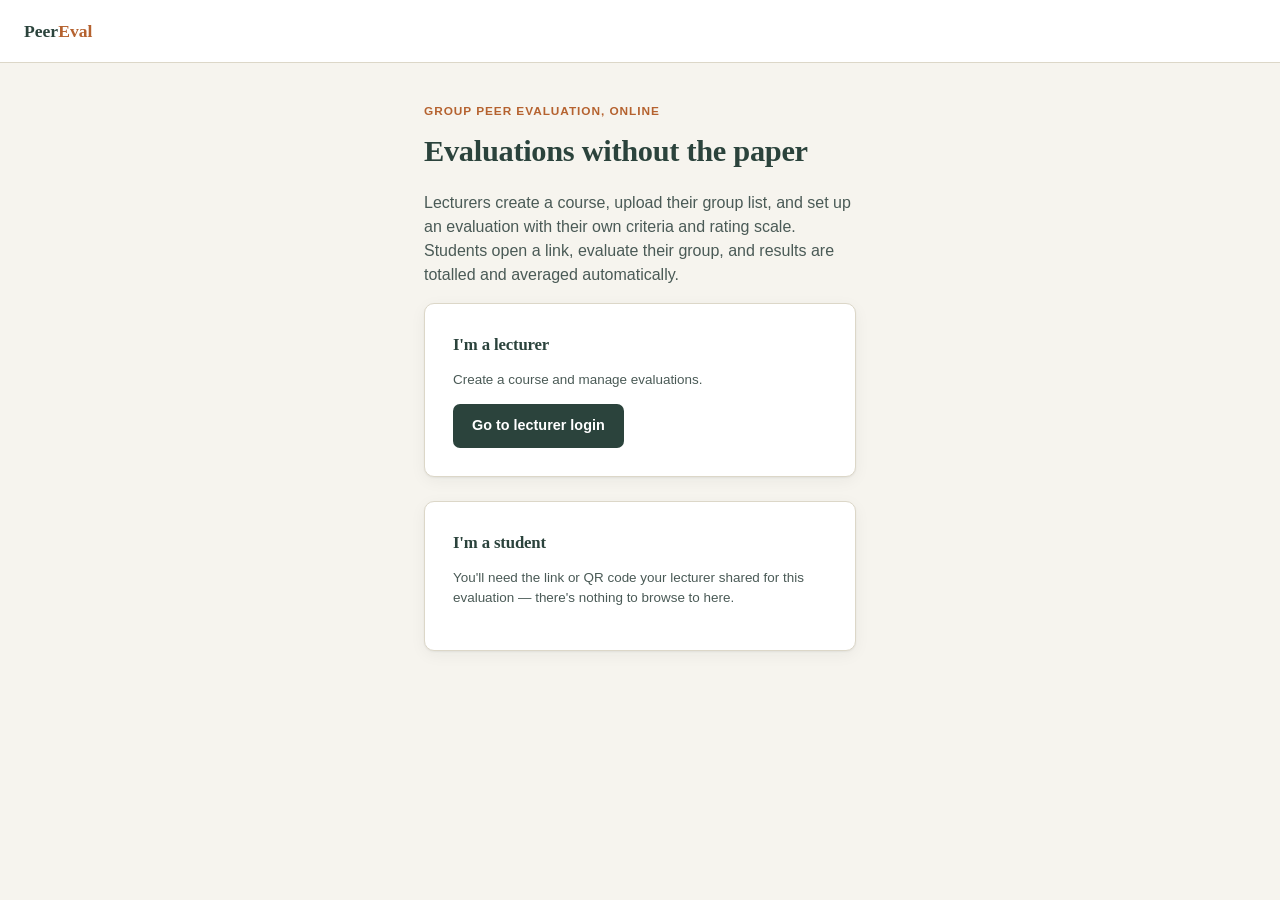
<file: index.html>
<!DOCTYPE html>
<html lang="en">
<head>
<meta charset="UTF-8">
<meta name="viewport" content="width=device-width, initial-scale=1.0">
<title>Peer Eval</title>
<link rel="stylesheet" href="css/style.css">
</head>
<body>
  <div class="topbar">
    <a class="brand" href="index.html">Peer<span>Eval</span></a>
  </div>
  <div class="wrap wrap--narrow">
    <span class="eyebrow">Group peer evaluation, online</span>
    <h1>Evaluations without the paper</h1>
    <p>Lecturers create a course, upload their group list, and set up an evaluation with their own
      criteria and rating scale. Students open a link, evaluate their group, and results are
      totalled and averaged automatically.</p>

    <div class="card">
      <h3>I'm a lecturer</h3>
      <p class="hint">Create a course and manage evaluations.</p>
      <a class="btn" href="lecturer/login.html">Go to lecturer login</a>
    </div>

    <div class="card">
      <h3>I'm a student</h3>
      <p class="hint">You'll need the link or QR code your lecturer shared for this evaluation —
        there's nothing to browse to here.</p>
    </div>
  </div>
</body>
</html>
</file>
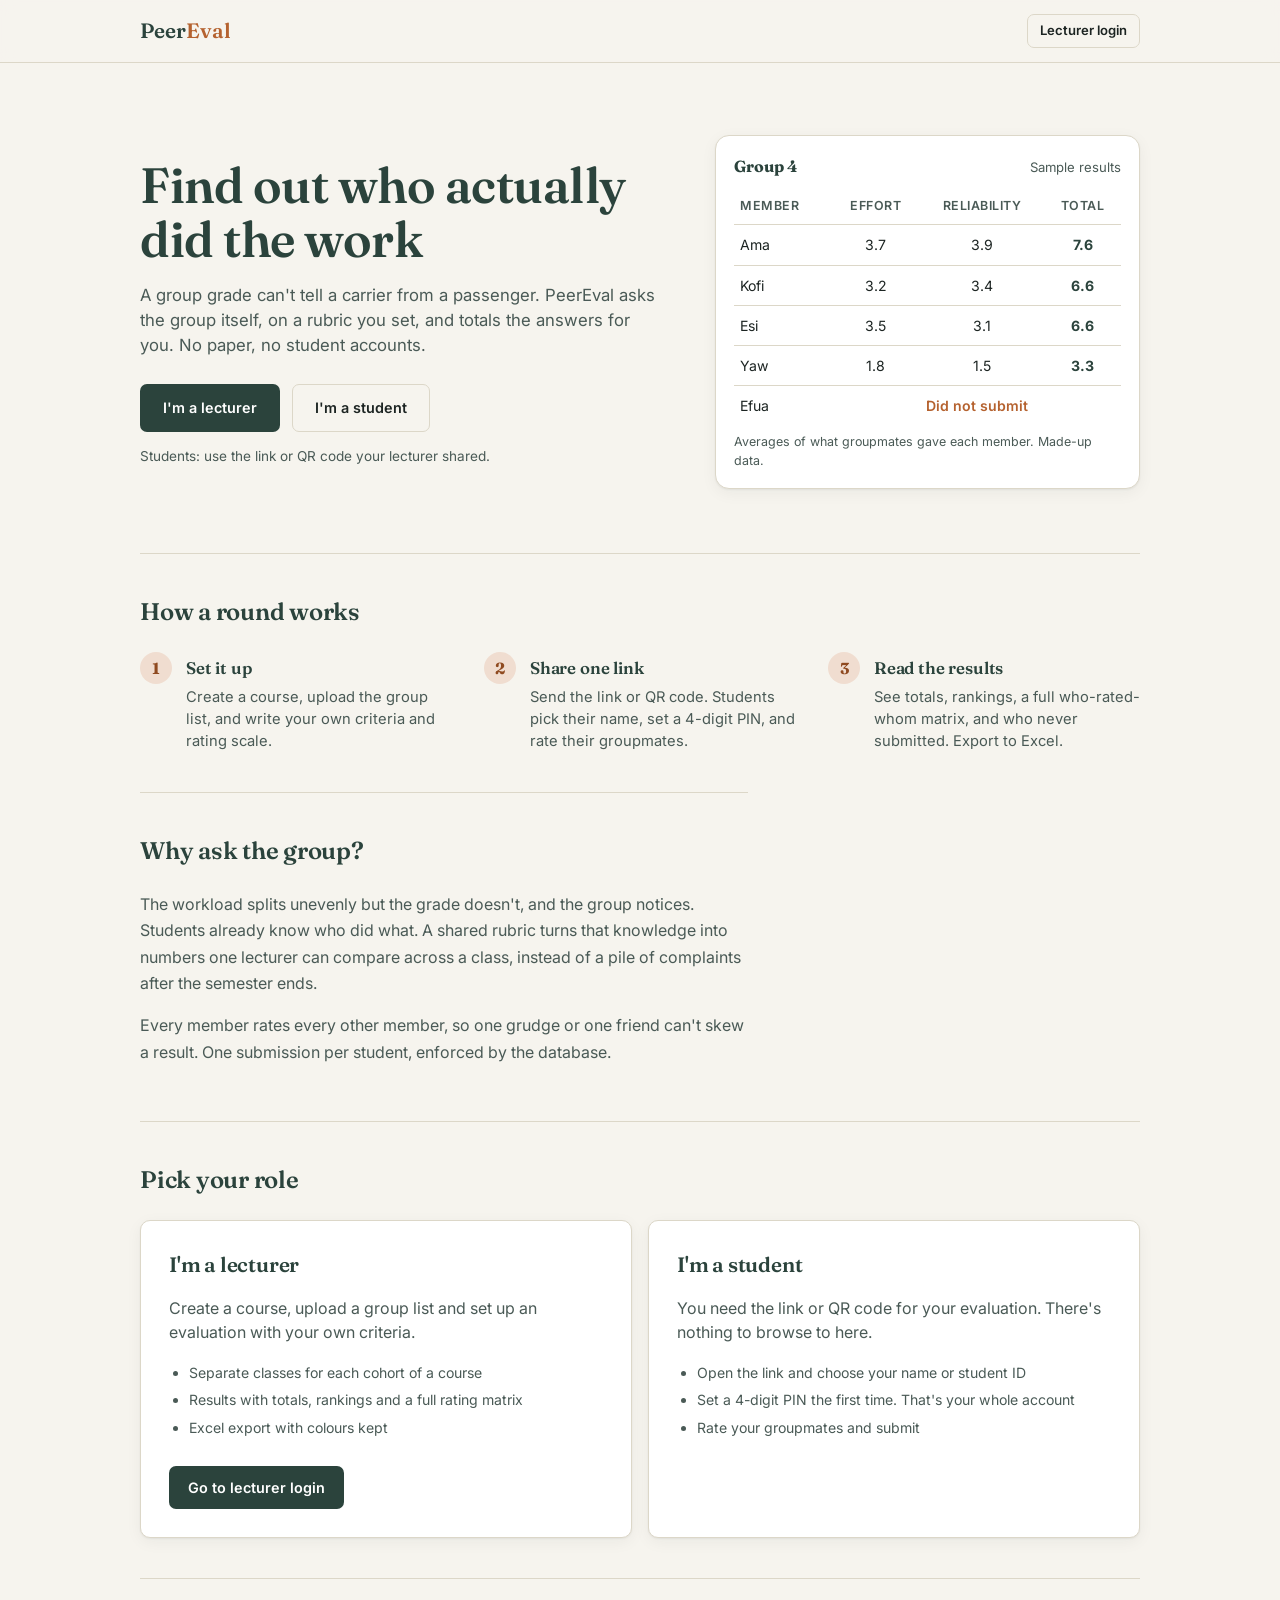
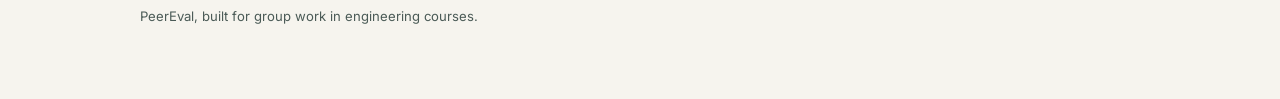
<file: frontend/index.html>
<!DOCTYPE html>
<html lang="en">
<head>
<meta charset="UTF-8">
<meta name="viewport" content="width=device-width, initial-scale=1.0">
<title>PeerEval — Group peer evaluation, online</title>
<meta name="description" content="A fast, structured way for lecturers to ask a project group who actually did the work — custom rubrics, no accounts for students, results totalled automatically.">
<link rel="preconnect" href="https://fonts.googleapis.com">
<link rel="preconnect" href="https://fonts.gstatic.com" crossorigin>
<link href="https://fonts.googleapis.com/css2?family=Fraunces:wght@600;700&family=Inter:wght@400;500;600;700&display=swap" rel="stylesheet">
<link rel="stylesheet" href="css/style.css?v=20261016">
</head>
<body>
  <header class="lp-nav">
    <div class="lp-nav__inner">
      <a class="brand" href="index.html">Peer<span>Eval</span></a>
      <a class="btn btn--ghost btn--sm" href="lecturer/login.html">Lecturer login</a>
    </div>
  </header>

  <main class="lp">
    <section class="lp-hero">
      <div>
        <h1>Find out who actually did the work</h1>
        <p class="lp-hero__lead">A group grade can't tell a carrier from a passenger. PeerEval asks the
          group itself, on a rubric you set, and totals the answers for you. No paper, no student accounts.</p>
        <div class="lp-actions">
          <a class="btn" href="lecturer/login.html">I'm a lecturer</a>
          <a class="btn btn--ghost" href="#students">I'm a student</a>
        </div>
        <p class="lp-note">Students: use the link or QR code your lecturer shared.</p>
      </div>

      <div class="lp-sample" aria-label="Example of a results table">
        <div class="lp-sample__title"><strong>Group 4</strong><span>Sample results</span></div>
        <table>
          <thead><tr><th>Member</th><th>Effort</th><th>Reliability</th><th>Total</th></tr></thead>
          <tbody>
            <tr><td>Ama</td><td>3.7</td><td>3.9</td><td class="total">7.6</td></tr>
            <tr><td>Kofi</td><td>3.2</td><td>3.4</td><td class="total">6.6</td></tr>
            <tr><td>Esi</td><td>3.5</td><td>3.1</td><td class="total">6.6</td></tr>
            <tr><td>Yaw</td><td>1.8</td><td>1.5</td><td class="total">3.3</td></tr>
            <tr><td>Efua</td><td class="miss" colspan="3">Did not submit</td></tr>
          </tbody>
        </table>
        <p class="lp-sample__foot">Averages of what groupmates gave each member. Made-up data.</p>
      </div>
    </section>

    <section class="lp-section">
      <h2>How a round works</h2>
      <ol class="lp-steps">
        <li><h3>Set it up</h3><p>Create a course, upload the group list, and write your own criteria and rating scale.</p></li>
        <li><h3>Share one link</h3><p>Send the link or QR code. Students pick their name, set a 4-digit PIN, and rate their groupmates.</p></li>
        <li><h3>Read the results</h3><p>See totals, rankings, a full who-rated-whom matrix, and who never submitted. Export to Excel.</p></li>
      </ol>
    </section>

    <section class="lp-section lp-why">
      <h2>Why ask the group?</h2>
      <p>The workload splits unevenly but the grade doesn't, and the group notices. Students already know
        who did what. A shared rubric turns that knowledge into numbers one lecturer can compare
        across a class, instead of a pile of complaints after the semester ends.</p>
      <p>Every member rates every other member, so one grudge or one friend can't skew a result.
        One submission per student, enforced by the database.</p>
    </section>

    <section class="lp-section" id="students">
      <h2>Pick your role</h2>
      <div class="lp-roles">
        <div class="card card--cta">
          <h3>I'm a lecturer</h3>
          <p>Create a course, upload a group list and set up an evaluation with your own criteria.</p>
          <ul>
            <li>Separate classes for each cohort of a course</li>
            <li>Results with totals, rankings and a full rating matrix</li>
            <li>Excel export with colours kept</li>
          </ul>
          <a class="btn" href="lecturer/login.html">Go to lecturer login</a>
        </div>
        <div class="card card--cta">
          <h3>I'm a student</h3>
          <p>You need the link or QR code for your evaluation. There's nothing to browse to here.</p>
          <ul>
            <li>Open the link and choose your name or student ID</li>
            <li>Set a 4-digit PIN the first time. That's your whole account</li>
            <li>Rate your groupmates and submit</li>
          </ul>
        </div>
      </div>
    </section>

    <footer class="lp-foot">PeerEval, built for group work in engineering courses.</footer>
  </main>
</body>
</html>
</file>
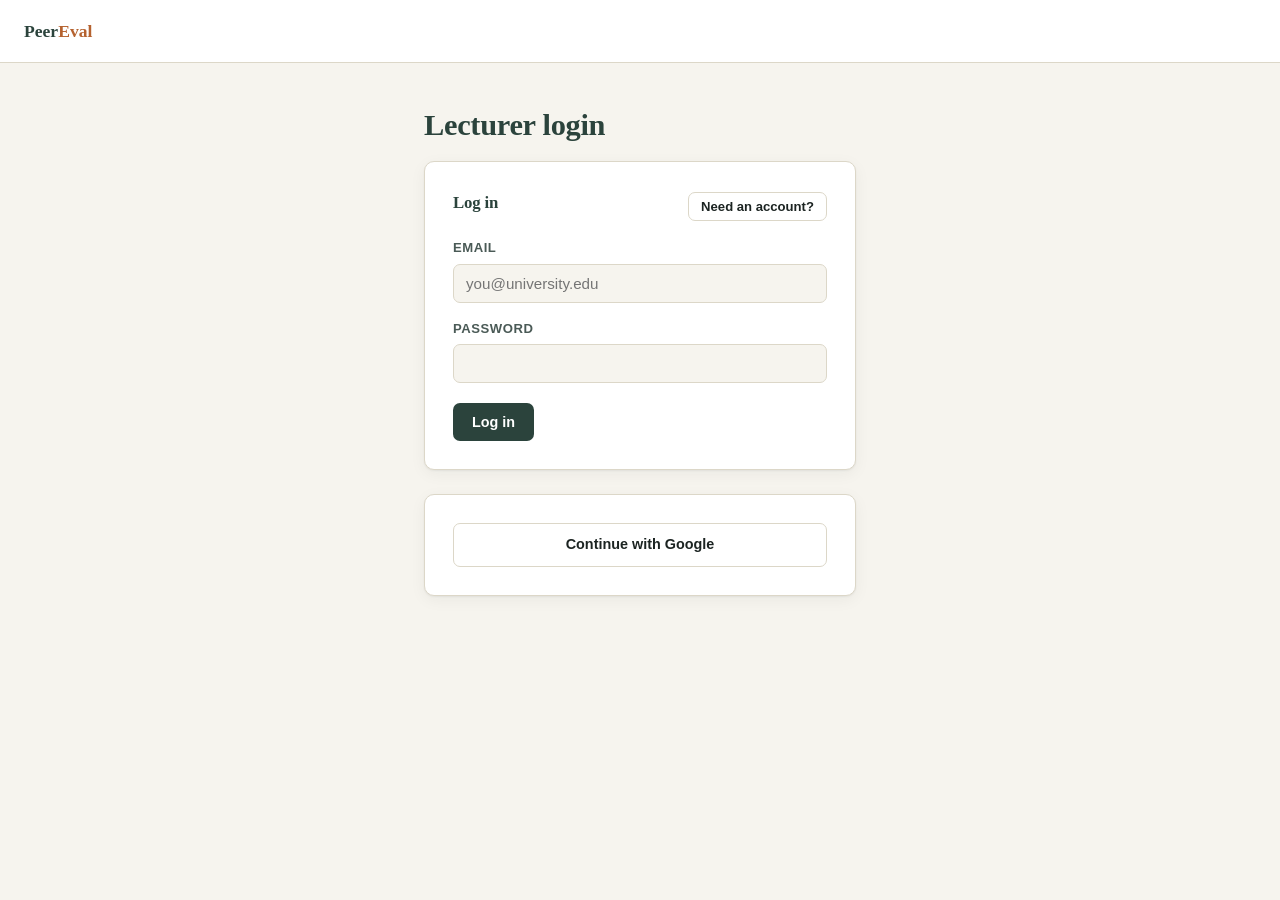
<file: lecturer/course.html>
<!DOCTYPE html>
<html lang="en">
<head>
<meta charset="UTF-8">
<meta name="viewport" content="width=device-width, initial-scale=1.0">
<title>Course — PeerEval</title>
<link rel="stylesheet" href="../css/style.css">
</head>
<body>
  <div class="topbar">
    <a class="brand" href="../index.html">Peer<span>Eval</span></a>
    <a class="btn btn--ghost btn--sm" href="dashboard.html">All courses</a>
  </div>
  <div class="wrap">
    <span class="eyebrow" id="courseEyebrow">Course</span>
    <h1 id="courseName">Loading…</h1>

    <div class="card">
      <h3>Groups</h3>
      <p class="hint">Upload the groups spreadsheet (Group Number / Name / ID columns).
        Re-uploading replaces the current group list for this course.</p>
      <input type="file" id="groupsFile" accept=".xlsx,.xls">
      <div class="row" style="margin-top:14px">
        <button class="btn btn--clay" id="uploadBtn">Upload groups</button>
      </div>
      <div class="error-box" id="uploadError" style="display:none"></div>
      <div id="groupsList" style="margin-top:18px"></div>
    </div>

    <div class="card">
      <h3 id="evalFormTitle">New evaluation</h3>
      <p class="hint" id="editingHint" style="display:none">
        Editing this evaluation. Criteria/scale changes only save if nobody has submitted yet.
        <button class="btn btn--ghost btn--sm" id="cancelEditBtn" type="button">Cancel edit</button>
      </p>

      <label>Title</label>
      <input type="text" id="evalTitle" placeholder="Peer Evaluation 1">

      <label>Criteria</label>
      <div id="criteriaRows"></div>
      <button class="btn btn--ghost btn--sm" id="addCriterion" style="margin-top:8px">+ Add criterion</button>

      <label style="margin-top:24px">Rating scale</label>
      <p class="hint" style="margin:0 0 8px">Define your own points, e.g. 0 = Unacceptable up to 4 = Excellent.</p>
      <div id="scaleRows"></div>
      <button class="btn btn--ghost btn--sm" id="addScalePoint" style="margin-top:8px">+ Add scale point</button>

      <div class="row" style="margin-top:20px">
        <button class="btn" id="createEvalBtn">Create evaluation</button>
      </div>
      <div class="error-box" id="evalError" style="display:none"></div>
    </div>

    <div class="card">
      <h3>Evaluations</h3>
      <div id="evalsList" class="hint">Loading…</div>
    </div>
  </div>

  <script src="../js/api.js"></script>
  <script>
    const courseId = qs("course");
    if (!courseId) window.location.href = "dashboard.html";

    const uploadError = document.getElementById("uploadError");
    const evalError = document.getElementById("evalError");

    function criterionRow(value = "") {
      const div = document.createElement("div");
      div.className = "row";
      div.style.marginTop = "8px";
      div.innerHTML = `<input type="text" class="criterion-input" placeholder="e.g. Participation" value="${value}">
                        <button class="btn btn--ghost btn--sm remove-row">✕</button>`;
      div.querySelector(".remove-row").addEventListener("click", () => div.remove());
      return div;
    }

    function scaleRow(value = "", label = "") {
      const div = document.createElement("div");
      div.className = "row";
      div.style.marginTop = "8px";
      div.innerHTML = `<input type="number" class="scale-value" placeholder="0" style="max-width:70px" value="${value}">
                        <input type="text" class="scale-label" placeholder="Unacceptable" value="${label}">
                        <button class="btn btn--ghost btn--sm remove-row">✕</button>`;
      div.querySelector(".remove-row").addEventListener("click", () => div.remove());
      return div;
    }

    const criteriaRows = document.getElementById("criteriaRows");
    const scaleRows = document.getElementById("scaleRows");

    // starting content is filled by resetForm() below (also reused when cancelling an edit)

    document.getElementById("addCriterion").addEventListener("click", () => criteriaRows.appendChild(criterionRow()));
    document.getElementById("addScalePoint").addEventListener("click", () => scaleRows.appendChild(scaleRow()));

    let editingEvalId = null;

    function resetForm() {
      editingEvalId = null;
      document.getElementById("evalFormTitle").textContent = "New evaluation";
      document.getElementById("editingHint").style.display = "none";
      document.getElementById("createEvalBtn").textContent = "Create evaluation";
      document.getElementById("evalTitle").value = "";
      criteriaRows.innerHTML = "";
      scaleRows.innerHTML = "";
      ["Participation", "Punctuality", "Quality of Work", "Cooperation"].forEach(c =>
        criteriaRows.appendChild(criterionRow(c))
      );
      [[0, "Unacceptable"], [1, "Poor"], [2, "Fair"], [3, "Good"], [4, "Excellent"]].forEach(([v, l]) =>
        scaleRows.appendChild(scaleRow(v, l))
      );
    }

    async function startEditing(evalId) {
      hideError(evalError);
      const ev = await api(`/courses/${courseId}/evaluations/${evalId}`);
      editingEvalId = evalId;
      document.getElementById("evalFormTitle").textContent = `Editing "${ev.title}"`;
      document.getElementById("editingHint").style.display = "block";
      document.getElementById("createEvalBtn").textContent = "Save changes";
      document.getElementById("evalTitle").value = ev.title;
      criteriaRows.innerHTML = "";
      scaleRows.innerHTML = "";
      ev.criteria.forEach(c => criteriaRows.appendChild(criterionRow(c.name)));
      ev.scale.forEach(s => scaleRows.appendChild(scaleRow(s.value, s.label)));
      document.getElementById("evalTitle").scrollIntoView({ behavior: "smooth", block: "center" });
    }

    document.getElementById("cancelEditBtn").addEventListener("click", resetForm);

    async function loadCourse() {
      const course = await api(`/courses/${courseId}`);
      document.getElementById("courseName").textContent = course.name;
      document.getElementById("courseEyebrow").textContent = `Course #${course.id}`;
    }

    async function loadGroups() {
      const groups = await api(`/courses/${courseId}/groups`);
      const el = document.getElementById("groupsList");
      if (groups.length === 0) {
        el.innerHTML = `<p class="hint">No groups uploaded yet.</p>`;
        return;
      }
      el.innerHTML = groups.map(g => `
        <div style="margin-bottom:14px">
          <strong>${g.group_label}</strong>
          <span class="hint">(${g.students.length} students)</span>
          <div class="hint">${g.students.map(s => s.name).join(", ")}</div>
        </div>
      `).join("");
    }

    document.getElementById("uploadBtn").addEventListener("click", async () => {
      hideError(uploadError);
      const fileInput = document.getElementById("groupsFile");
      if (!fileInput.files.length) { showError(uploadError, new Error("Choose a file first.")); return; }
      const form = new FormData();
      form.append("file", fileInput.files[0]);
      try {
        const result = await api(`/courses/${courseId}/groups/upload`, { method: "POST", body: form });
        if (result.warnings && result.warnings.length) {
          showError(uploadError, new Error(result.warnings.join(" | ")));
        }
        await loadGroups();
      } catch (err) {
        showError(uploadError, err);
      }
    });

    document.getElementById("createEvalBtn").addEventListener("click", async () => {
      hideError(evalError);
      const title = document.getElementById("evalTitle").value.trim();
      const criteria = [...document.querySelectorAll(".criterion-input")]
        .map(i => i.value.trim()).filter(Boolean);
      const scale = [...scaleRows.children].map(row => ({
        value: parseInt(row.querySelector(".scale-value").value, 10),
        label: row.querySelector(".scale-label").value.trim(),
      })).filter(s => s.label && !Number.isNaN(s.value));

      try {
        if (!title) throw new Error("Title is required.");
        if (editingEvalId) {
          await api(`/courses/${courseId}/evaluations/${editingEvalId}`, {
            method: "PATCH",
            body: JSON.stringify({ title, criteria, scale }),
          });
        } else {
          await api(`/courses/${courseId}/evaluations`, {
            method: "POST",
            body: JSON.stringify({ title, criteria, scale }),
          });
        }
        resetForm();
        await loadEvaluations();
      } catch (err) {
        showError(evalError, err);
      }
    });

    async function loadEvaluations() {
      const evals = await api(`/courses/${courseId}/evaluations`);
      const el = document.getElementById("evalsList");
      if (evals.length === 0) {
        el.innerHTML = `<p class="hint">No evaluations yet — create one above.</p>`;
        return;
      }
      el.innerHTML = "";
      evals.forEach(ev => {
        const div = document.createElement("div");
        div.className = "list-item";
        div.innerHTML = `
          <div>
            <strong>${ev.title}</strong>
            <span class="pill ${ev.status === 'open' ? 'pill--good' : 'pill--warn'}">${ev.status}</span>
          </div>
          <div class="row">
            <button class="btn btn--ghost btn--sm edit-btn">Edit</button>
            <button class="btn btn--ghost btn--sm link-btn">Link / QR</button>
            <a class="btn btn--ghost btn--sm" href="results.html?course=${courseId}&evaluation=${ev.id}">Results</a>
          </div>
        `;
        div.querySelector(".edit-btn").addEventListener("click", () => startEditing(ev.id));
        div.querySelector(".link-btn").addEventListener("click", () => showLink(ev.id, div));
        el.appendChild(div);
      });
    }

    async function showLink(evalId, container) {
      let box = container.querySelector(".qr-box");
      if (box) { box.remove(); return; }
      const data = await api(`/courses/${courseId}/evaluations/${evalId}/link`);
      box = document.createElement("div");
      box.className = "qr-box";
      box.style.marginTop = "10px";
      box.innerHTML = `
        <p class="hint" style="word-break:break-all">${data.link}</p>
        <img src="data:image/png;base64,${data.qr_code_png_base64}" width="140" height="140">
      `;
      container.appendChild(box);
    }

    api("/auth/me").then(me => {
      if (!me.authenticated) { window.location.href = "login.html"; return; }
      resetForm();
      loadCourse();
      loadGroups();
      loadEvaluations();
    });
  </script>
</body>
</html>
</file>
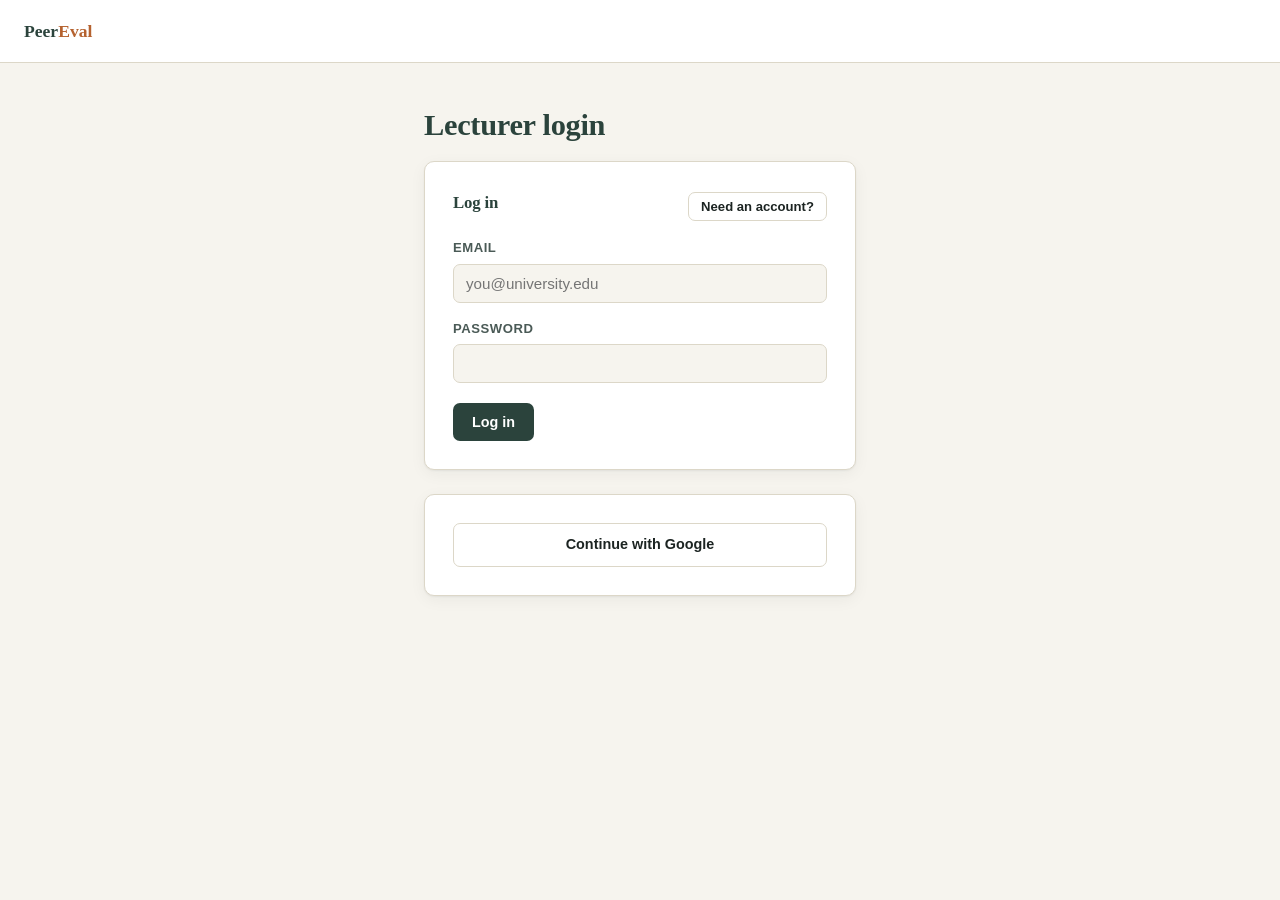
<file: lecturer/dashboard.html>
<!DOCTYPE html>
<html lang="en">
<head>
<meta charset="UTF-8">
<meta name="viewport" content="width=device-width, initial-scale=1.0">
<title>Dashboard — PeerEval</title>
<link rel="stylesheet" href="../css/style.css">
</head>
<body>
  <div class="topbar">
    <a class="brand" href="../index.html">Peer<span>Eval</span></a>
    <div class="row">
      <span class="hint" id="whoami"></span>
      <button class="btn btn--ghost btn--sm" id="logoutBtn">Log out</button>
    </div>
  </div>
  <div class="wrap">
    <h1>Your courses</h1>

    <div class="card">
      <h3>New course</h3>
      <label for="courseName">Course name</label>
      <input type="text" id="courseName" placeholder="BMEN 308">
      <div class="row" style="margin-top:16px">
        <button class="btn" id="createCourseBtn">Create course</button>
      </div>
      <div class="error-box" id="createError" style="display:none"></div>
    </div>

    <div class="card" id="coursesCard">
      <h3>Existing courses</h3>
      <div id="coursesList" class="hint">Loading…</div>
    </div>
  </div>

  <script src="../js/api.js"></script>
  <script>
    const createError = document.getElementById("createError");

    async function checkAuth() {
      const me = await api("/auth/me");
      if (!me.authenticated) {
        window.location.href = "login.html";
        return;
      }
      document.getElementById("whoami").textContent = `${me.name} (${me.email})`;
    }

    async function loadCourses() {
      const courses = await api("/courses");
      const list = document.getElementById("coursesList");
      if (courses.length === 0) {
        list.innerHTML = `<p class="hint">No courses yet — create one above.</p>`;
        return;
      }
      list.innerHTML = "";
      courses.forEach(c => {
        const div = document.createElement("div");
        div.className = "list-item";
        div.innerHTML = `
          <div>
            <strong>${c.name}</strong><br>
            <span class="hint">Created ${new Date(c.created_at).toLocaleDateString()}</span>
          </div>
          <a class="btn btn--ghost btn--sm" href="course.html?course=${c.id}">Open</a>
        `;
        list.appendChild(div);
      });
    }

    document.getElementById("createCourseBtn").addEventListener("click", async () => {
      hideError(createError);
      const name = document.getElementById("courseName").value.trim();
      if (!name) { showError(createError, new Error("Course name is required.")); return; }
      try {
        await api("/courses", { method: "POST", body: JSON.stringify({ name }) });
        document.getElementById("courseName").value = "";
        await loadCourses();
      } catch (err) {
        showError(createError, err);
      }
    });

    document.getElementById("logoutBtn").addEventListener("click", async () => {
      await api("/auth/logout", { method: "POST" });
      window.location.href = "login.html";
    });

    checkAuth().then(loadCourses).catch(() => { window.location.href = "login.html"; });
  </script>
</body>
</html>
</file>
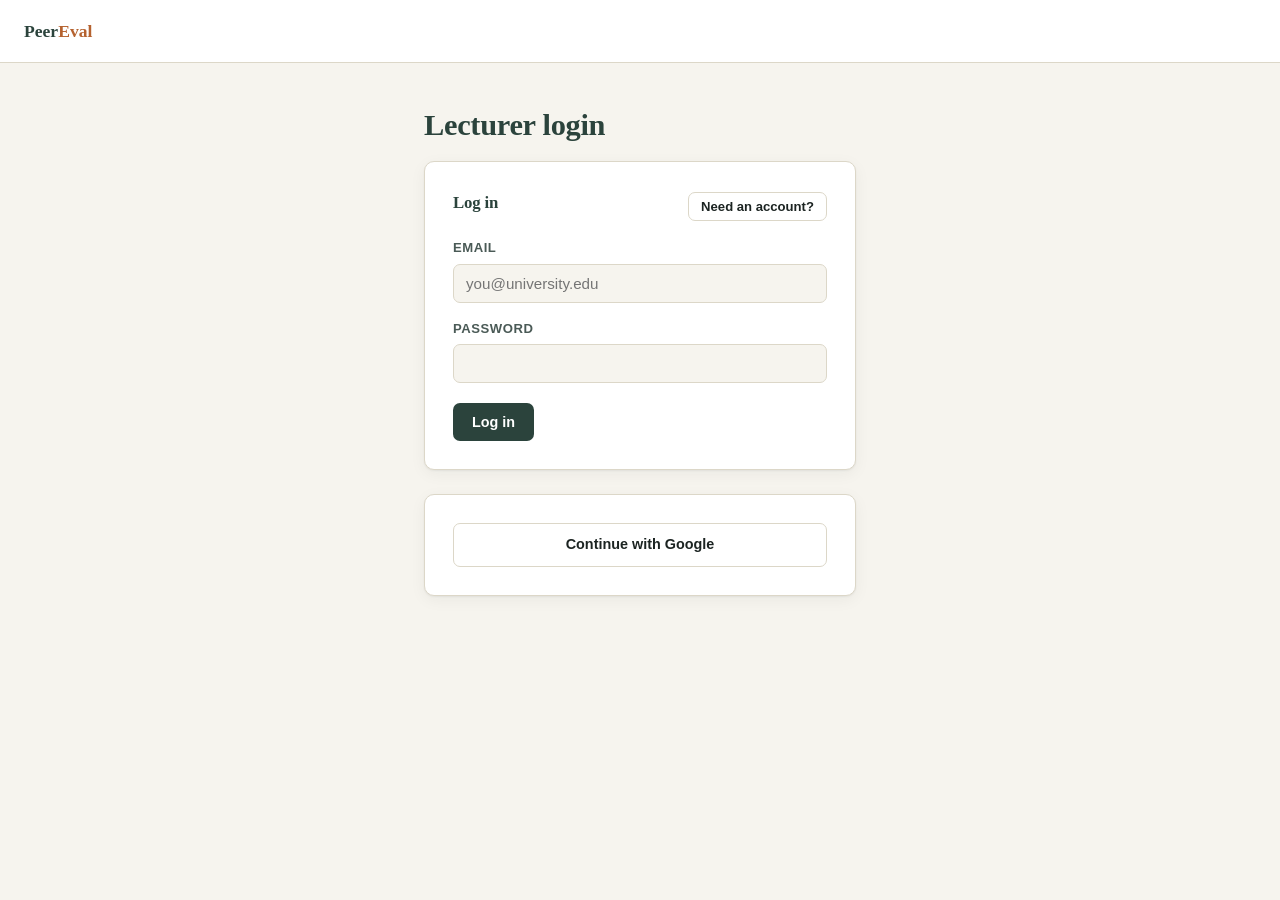
<file: lecturer/login.html>
<!DOCTYPE html>
<html lang="en">
<head>
<meta charset="UTF-8">
<meta name="viewport" content="width=device-width, initial-scale=1.0">
<title>Lecturer Login — PeerEval</title>
<link rel="stylesheet" href="../css/style.css">
</head>
<body>
  <div class="topbar">
    <a class="brand" href="../index.html">Peer<span>Eval</span></a>
  </div>
  <div class="wrap wrap--narrow">
    <h1>Lecturer login</h1>

    <div class="card">
      <div class="row row--between">
        <h3 id="formTitle">Log in</h3>
        <button class="btn btn--ghost btn--sm" id="toggleMode">Need an account?</button>
      </div>

      <div id="nameField" style="display:none">
        <label for="name">Name</label>
        <input type="text" id="name" placeholder="Dr. Mensah">
      </div>

      <label for="email">Email</label>
      <input type="email" id="email" placeholder="you@university.edu">

      <label for="password">Password</label>
      <input type="password" id="password">

      <div class="row" style="margin-top:20px">
        <button class="btn" id="submitBtn">Log in</button>
      </div>

      <div class="error-box" id="errorBox" style="display:none"></div>
    </div>

    <div class="card">
      <a class="btn btn--ghost" href="#" id="googleBtn" style="width:100%; justify-content:center">
        Continue with Google
      </a>
    </div>
  </div>

  <script src="../js/api.js"></script>
  <script>
    let mode = "login"; // or "register"
    const errorBox = document.getElementById("errorBox");
    const nameField = document.getElementById("nameField");
    const formTitle = document.getElementById("formTitle");
    const toggleMode = document.getElementById("toggleMode");
    const submitBtn = document.getElementById("submitBtn");

    toggleMode.addEventListener("click", () => {
      mode = mode === "login" ? "register" : "login";
      const isRegister = mode === "register";
      nameField.style.display = isRegister ? "block" : "none";
      formTitle.textContent = isRegister ? "Create account" : "Log in";
      toggleMode.textContent = isRegister ? "Already have an account?" : "Need an account?";
      submitBtn.textContent = isRegister ? "Create account" : "Log in";
      hideError(errorBox);
    });

    submitBtn.addEventListener("click", async () => {
      hideError(errorBox);
      const email = document.getElementById("email").value.trim();
      const password = document.getElementById("password").value;

      try {
        if (mode === "register") {
          const name = document.getElementById("name").value.trim();
          if (!name || !email || !password) throw new Error("Fill in every field.");
          await api("/auth/register", { method: "POST", body: JSON.stringify({ name, email, password }) });
          await api("/auth/login", { method: "POST", body: JSON.stringify({ email, password }) });
        } else {
          if (!email || !password) throw new Error("Fill in every field.");
          await api("/auth/login", { method: "POST", body: JSON.stringify({ email, password }) });
        }
        window.location.href = "dashboard.html";
      } catch (err) {
        showError(errorBox, err);
      }
    });

    document.getElementById("googleBtn").addEventListener("click", (e) => {
      e.preventDefault();
      window.location.href = `${API_BASE}/auth/google/start`;
    });
  </script>
</body>
</html>
</file>
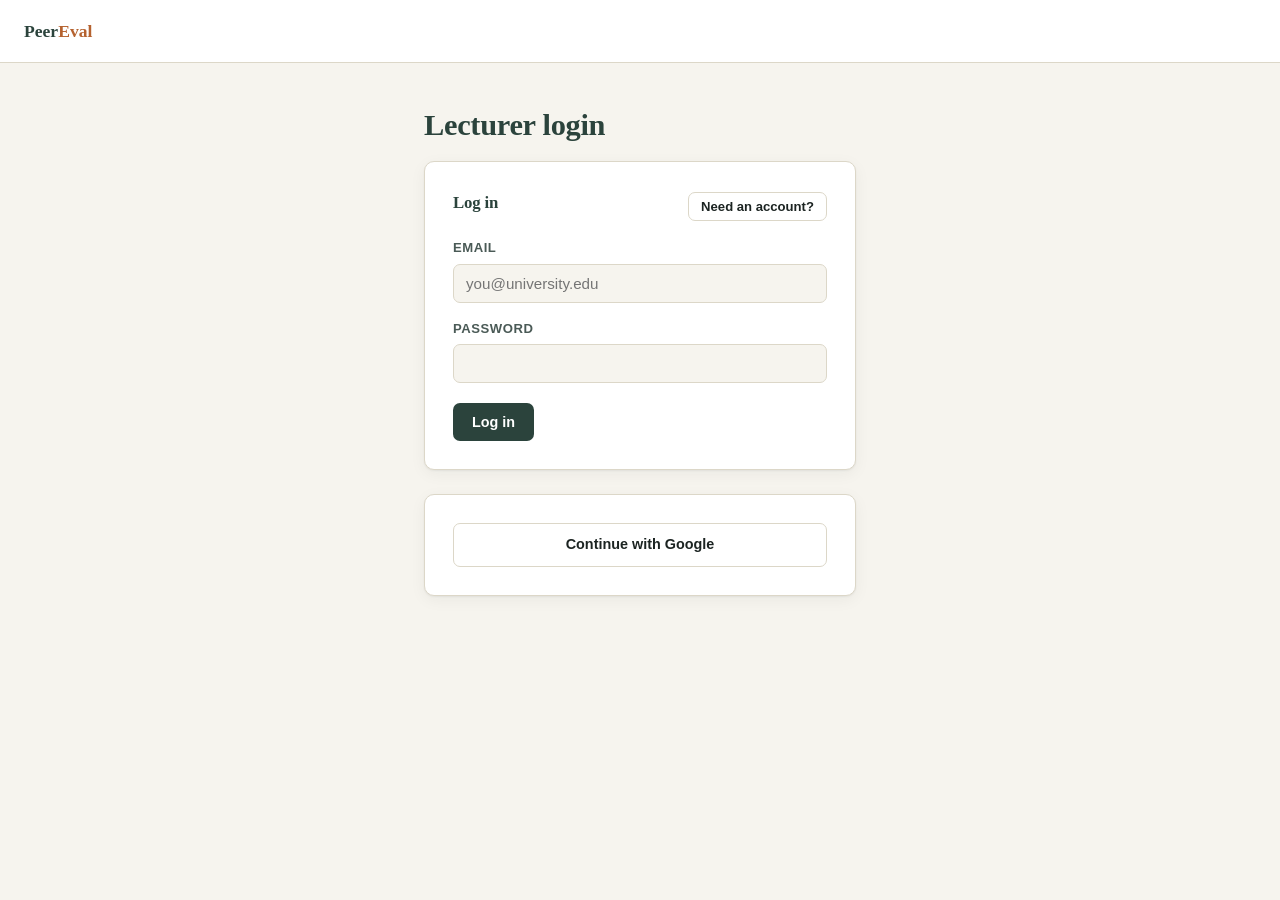
<file: lecturer/results.html>
<!DOCTYPE html>
<html lang="en">
<head>
<meta charset="UTF-8">
<meta name="viewport" content="width=device-width, initial-scale=1.0">
<title>Results — PeerEval</title>
<link rel="stylesheet" href="../css/style.css">
</head>
<body>
  <div class="topbar">
    <a class="brand" href="../index.html">Peer<span>Eval</span></a>
    <a class="btn btn--ghost btn--sm" id="backLink" href="#">Back to course</a>
  </div>
  <div class="wrap">
    <span class="eyebrow">Results</span>
    <h1 id="evalTitle">Loading…</h1>

    <div class="card">
      <h3>Completion</h3>
      <div id="completionList" class="hint">Loading…</div>
    </div>

    <div class="card">
      <div class="row row--between">
        <h3>Averages per student</h3>
        <a class="btn btn--ghost btn--sm" id="exportBtn" href="#">Export CSV</a>
      </div>
      <div class="table-scroll">
        <table id="aggTable">
          <thead><tr id="aggHead"></tr></thead>
          <tbody id="aggBody"></tbody>
        </table>
      </div>
    </div>

    <div class="card">
      <div class="row row--between">
        <h3>Individual evaluator scores</h3>
        <button class="btn btn--ghost btn--sm" id="toggleIndividual">Show</button>
      </div>
      <div id="individualWrap" style="display:none; margin-top:12px">
        <div class="table-scroll">
          <table id="indTable">
            <thead><tr><th>Evaluator</th><th>Rated</th><th>Criterion</th><th>Score</th></tr></thead>
            <tbody id="indBody"></tbody>
          </table>
        </div>
      </div>
    </div>
  </div>

  <script src="../js/api.js"></script>
  <script>
    const courseId = qs("course");
    const evalId = qs("evaluation");
    if (!courseId || !evalId) window.location.href = "dashboard.html";
    document.getElementById("backLink").href = `course.html?course=${courseId}`;

    document.getElementById("exportBtn").href = `${API_BASE}/courses/${courseId}/evaluations/${evalId}/results/export.csv`;

    async function loadCompletion() {
      const groups = await api(`/courses/${courseId}/evaluations/${evalId}/completion`);
      const el = document.getElementById("completionList");
      el.innerHTML = groups.map(g => {
        const submitted = g.students.filter(s => s.has_submitted).length;
        const rows = g.students.map(s => `
          <div class="list-item">
            <span>${s.name} <span class="hint">(${s.student_id})</span></span>
            <span class="pill ${s.has_submitted ? 'pill--good' : 'pill--warn'}">
              ${s.has_submitted ? "Submitted" : "Pending"}
            </span>
          </div>
        `).join("");
        return `<div style="margin-bottom:16px">
          <strong>${g.group_label}</strong>
          <span class="hint">(${submitted}/${g.students.length} submitted)</span>
          ${rows}
        </div>`;
      }).join("");
    }

    async function loadResults() {
      const data = await api(`/courses/${courseId}/evaluations/${evalId}/results`);

      const aggHead = document.getElementById("aggHead");
      aggHead.innerHTML = `<th>Student</th>` +
        data.criteria.map(c => `<th>${c.name}</th>`).join("") +
        `<th>Overall</th>`;

      const aggBody = document.getElementById("aggBody");
      if (data.aggregates.length === 0) {
        aggBody.innerHTML = `<tr><td colspan="${data.criteria.length + 2}" class="hint">No submissions yet.</td></tr>`;
      } else {
        aggBody.innerHTML = data.aggregates.map(s => {
          const byName = Object.fromEntries(s.by_criterion.map(c => [c.criterion, c.average]));
          return `<tr>
            <td>${s.name}</td>
            ${data.criteria.map(c => `<td>${byName[c.name] ?? "—"}</td>`).join("")}
            <td><strong>${s.overall_average ?? "—"}</strong></td>
          </tr>`;
        }).join("");
      }

      const indBody = document.getElementById("indBody");
      indBody.innerHTML = data.individual_scores.map(r => `
        <tr>
          <td>${r.evaluator_name}</td>
          <td>${r.ratee_name}</td>
          <td>${r.criterion}</td>
          <td>${r.score}</td>
        </tr>
      `).join("");
    }

    document.getElementById("toggleIndividual").addEventListener("click", (e) => {
      const wrap = document.getElementById("individualWrap");
      const showing = wrap.style.display !== "none";
      wrap.style.display = showing ? "none" : "block";
      e.target.textContent = showing ? "Show" : "Hide";
    });

    api("/auth/me").then(async me => {
      if (!me.authenticated) { window.location.href = "login.html"; return; }
      const ev = await api(`/courses/${courseId}/evaluations/${evalId}`);
      document.getElementById("evalTitle").textContent = ev.title;
      await loadCompletion();
      await loadResults();
    });
  </script>
</body>
</html>
</file>
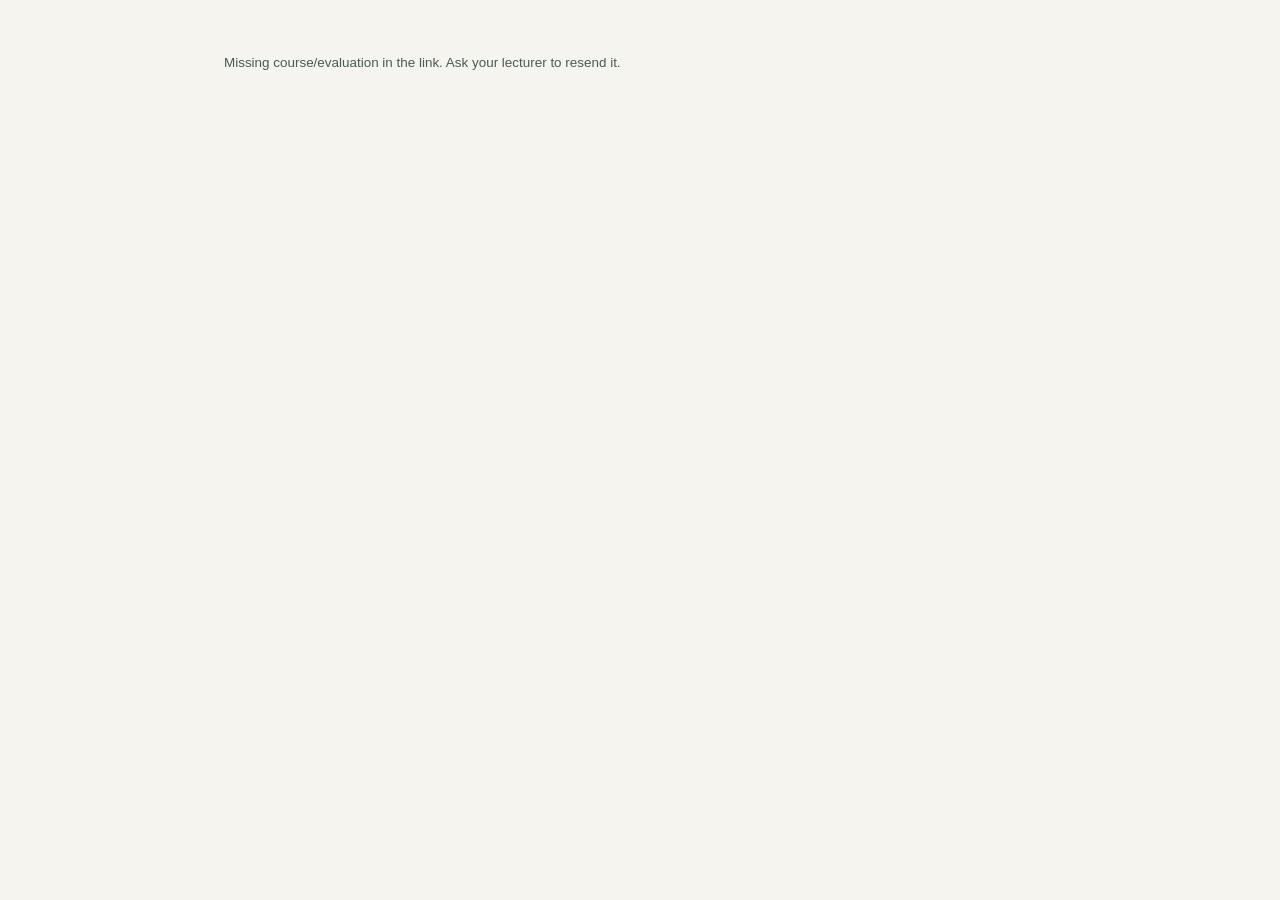
<file: student/evaluate.html>
<!DOCTYPE html>
<html lang="en">
<head>
<meta charset="UTF-8">
<meta name="viewport" content="width=device-width, initial-scale=1.0">
<title>Evaluate — PeerEval</title>
<link rel="stylesheet" href="../css/style.css">
</head>
<body>
  <div class="topbar">
    <a class="brand" href="../index.html">Peer<span>Eval</span></a>
  </div>
  <div class="wrap">
    <span class="eyebrow" id="courseEyebrow">Peer Evaluation</span>
    <h1 id="evalTitle">Loading…</h1>

    <div class="card" id="identifyCard">
      <h3>Who are you?</h3>
      <p class="hint">Enter your student ID or full name exactly as it appears on the group list.</p>
      <label>ID or name</label>
      <input type="text" id="identifier" placeholder="e.g. 10984191 or Jane Doe">
      <div class="row" style="margin-top:16px">
        <button class="btn" id="findBtn">Continue</button>
      </div>
      <div class="error-box" id="identifyError" style="display:none"></div>
    </div>

    <div class="card" id="formCard" style="display:none">
      <h3 id="greeting"></h3>
      <p class="hint">Rate every other member of your group on each criterion below.</p>
      <div style="overflow-x:auto">
        <table class="rating-table" id="ratingTable"></table>
      </div>
      <div class="row" style="margin-top:20px">
        <button class="btn btn--clay" id="submitBtn">Submit evaluation</button>
      </div>
      <div class="error-box" id="submitError" style="display:none"></div>
    </div>

    <div class="card" id="doneCard" style="display:none">
      <h3>Thank you</h3>
      <p class="hint">Your evaluation has been submitted.</p>
    </div>
  </div>

  <script src="../js/api.js"></script>
  <script>
    const courseId = qs("course");
    const evalId = qs("evaluation");
    if (!courseId || !evalId) {
      document.body.innerHTML = `<div class="wrap"><p class="hint">Missing course/evaluation in the link. Ask your lecturer to resend it.</p></div>`;
    }

    const identifyError = document.getElementById("identifyError");
    const submitError = document.getElementById("submitError");
    let evaluationData = null;
    let studentData = null;

    async function loadEvaluationInfo() {
      evaluationData = await api(`/courses/${courseId}/evaluations/${evalId}`);
      document.getElementById("evalTitle").textContent = evaluationData.title;
      if (evaluationData.status === "closed") {
        document.getElementById("identifyCard").innerHTML = `<p class="hint">This evaluation is closed and no longer accepting submissions.</p>`;
      }
    }

    document.getElementById("findBtn").addEventListener("click", async () => {
      hideError(identifyError);
      const identifier = document.getElementById("identifier").value.trim();
      if (!identifier) { showError(identifyError, new Error("Enter your ID or name.")); return; }
      try {
        const result = await api(`/courses/${courseId}/evaluations/${evalId}/lookup`, {
          method: "POST",
          body: JSON.stringify({ identifier }),
        });
        studentData = result;
        buildForm();
      } catch (err) {
        showError(identifyError, err);
      }
    });

    function buildForm() {
      document.getElementById("identifyCard").style.display = "none";
      document.getElementById("formCard").style.display = "block";
      document.getElementById("greeting").textContent = `Evaluating your group, ${studentData.student.name}`;

      const table = document.getElementById("ratingTable");
      const criteria = evaluationData.criteria;
      const scale = evaluationData.scale;

      let head = `<thead><tr><th>Group member</th>${criteria.map(c => `<th>${c.name}</th>`).join("")}</tr></thead>`;
      let body = "<tbody>";
      studentData.peers_to_evaluate.forEach(peer => {
        body += `<tr><td>${peer.name}</td>`;
        criteria.forEach(c => {
          body += `<td><select data-ratee="${peer.id}" data-criterion="${c.id}">
            <option value="">—</option>
            ${scale.map(s => `<option value="${s.value}">${s.value} · ${s.label}</option>`).join("")}
          </select></td>`;
        });
        body += `</tr>`;
      });
      body += "</tbody>";
      table.innerHTML = head + body;
    }

    document.getElementById("submitBtn").addEventListener("click", async () => {
      hideError(submitError);
      const selects = [...document.querySelectorAll("#ratingTable select")];
      const unset = selects.filter(s => s.value === "");
      if (unset.length > 0) {
        showError(submitError, new Error(`Please rate every member on every criterion (${unset.length} left).`));
        return;
      }
      const scores = selects.map(s => ({
        ratee_student_id: parseInt(s.dataset.ratee, 10),
        criterion_id: parseInt(s.dataset.criterion, 10),
        score: parseInt(s.value, 10),
      }));

      try {
        await api(`/courses/${courseId}/evaluations/${evalId}/submit`, {
          method: "POST",
          body: JSON.stringify({ evaluator_student_id: studentData.student.id, scores }),
        });
        document.getElementById("formCard").style.display = "none";
        document.getElementById("doneCard").style.display = "block";
      } catch (err) {
        showError(submitError, err);
      }
    });

    loadEvaluationInfo();
  </script>
</body>
</html>
</file>
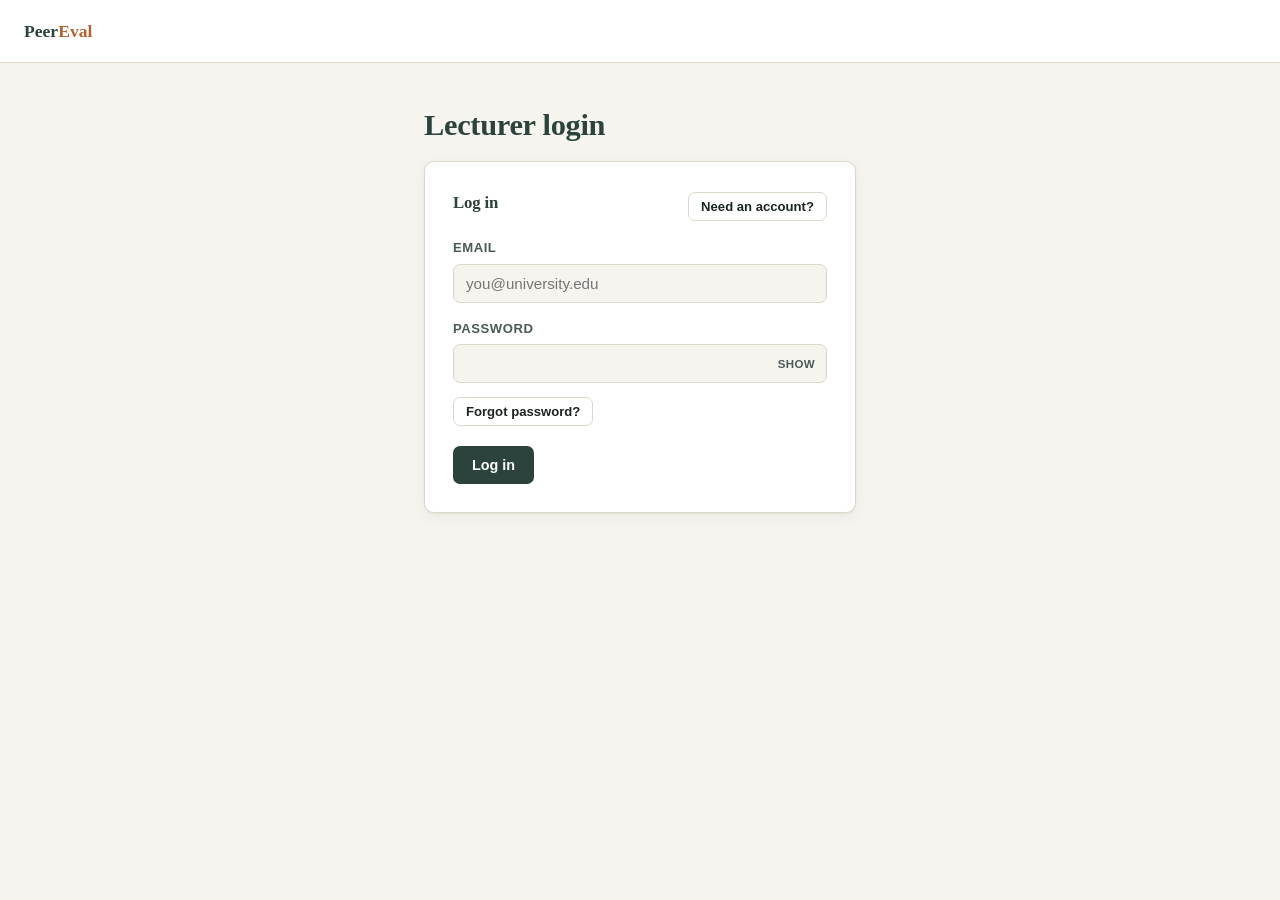
<file: frontend/lecturer/dashboard.html>
<!DOCTYPE html>
<html lang="en">
<head>
<meta charset="UTF-8">
<meta name="viewport" content="width=device-width, initial-scale=1.0">
<title>Dashboard — PeerEval</title>
<link rel="stylesheet" href="../css/style.css?v=20260818">
</head>
<body>
  <div class="appbar">
    <div class="appbar__crumbs">
      <a class="brand" href="../index.html">Peer<span>Eval</span></a>
      <span class="sep">/</span>
      <span class="current">Courses</span>
    </div>
    <div class="row">
      <span class="hint" id="whoami"></span>
      <button class="btn btn--ghost btn--sm" id="logoutBtn">Log out</button>
    </div>
  </div>
  <div class="wrap">
    <h1>Your courses</h1>

    <div class="card">
      <h3>New course</h3>
      <label for="courseName">Course name</label>
      <input type="text" id="courseName" placeholder="BMEN 308">
      <div class="row" style="margin-top:16px">
        <button class="btn" id="createCourseBtn">Create course</button>
      </div>
      <div class="error-box" id="createError" style="display:none"></div>
    </div>

    <div class="card" id="coursesCard">
      <h3>Existing courses</h3>
      <div id="coursesList" class="hint">Loading…</div>
    </div>
  </div>

  <script src="../js/api.js?v=20261108"></script>
  <script src="dashboard.js?v=20261108"></script>
</body>
</html>
</file>
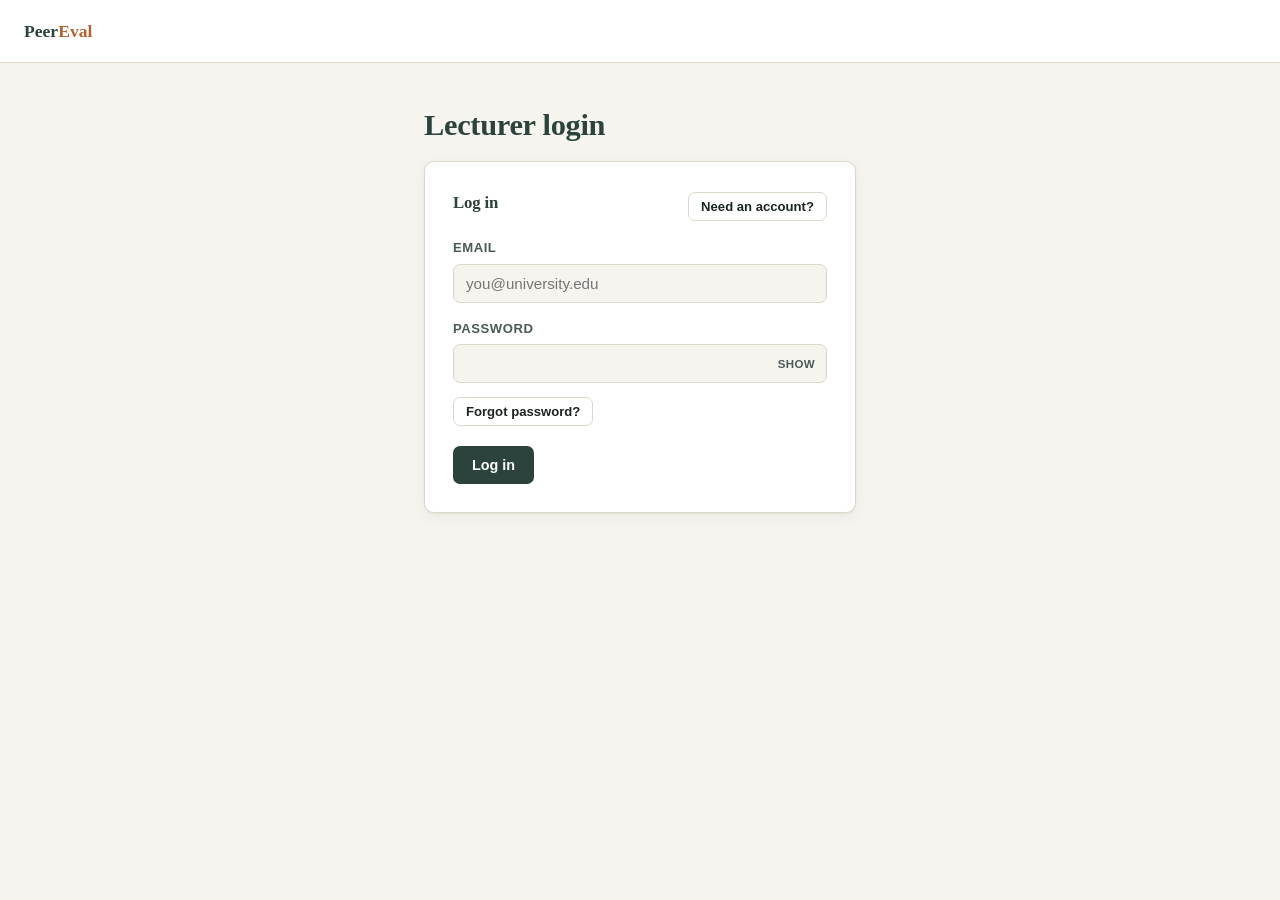
<file: frontend/lecturer/login.html>
<!DOCTYPE html>
<html lang="en">
<head>
<meta charset="UTF-8">
<meta name="viewport" content="width=device-width, initial-scale=1.0">
<title>Lecturer Login — PeerEval</title>
<link rel="stylesheet" href="../css/style.css?v=20260818">
</head>
<body>
  <div class="topbar">
    <a class="brand" href="../index.html">Peer<span>Eval</span></a>
  </div>
  <div class="wrap wrap--narrow">
    <h1>Lecturer login</h1>

    <div class="success-box" id="inviteBanner" style="display:none"></div>
    <div class="card">
      <div class="row row--between">
        <h3 id="formTitle">Log in</h3>
        <button class="btn btn--ghost btn--sm" id="toggleMode">Need an account?</button>
      </div>

      <div id="nameField" style="display:none">
        <label for="name">Name</label>
        <input type="text" id="name" placeholder="Dr. Mensah">
      </div>

      <div id="systemKeyField" style="display:none">
        <label for="systemKey">System key</label>
        <div class="password-field">
          <input type="password" id="systemKey" placeholder="Provided by your department">
          <button type="button" class="show-password-btn" data-target="systemKey">Show</button>
        </div>
      </div>

      <label for="email">Email</label>
      <input type="email" id="email" placeholder="you@university.edu">

      <label for="password" id="passwordLabel">Password</label>
      <div class="password-field">
        <input type="password" id="password">
        <button type="button" class="show-password-btn" data-target="password">Show</button>
      </div>

      <div id="confirmPasswordField" style="display:none">
        <label for="confirmPassword">Confirm new password</label>
        <div class="password-field">
          <input type="password" id="confirmPassword">
          <button type="button" class="show-password-btn" data-target="confirmPassword">Show</button>
        </div>
      </div>

      <div class="row" id="forgotPasswordRow" style="margin-top:14px">
        <button class="btn btn--ghost btn--sm" id="forgotPasswordLink" type="button">Forgot password?</button>
      </div>

      <div class="row" style="margin-top:20px">
        <button class="btn" id="submitBtn">Log in</button>
        <button class="btn btn--ghost" id="backToLoginBtn" type="button" style="display:none">Back to log in</button>
      </div>

      <div class="error-box" id="errorBox" style="display:none"></div>
      <div class="success-box" id="successBox" style="display:none"></div>
    </div>
  </div>

  <script src="../js/api.js?v=20261108"></script>
  <script src="login.js?v=20261108"></script>
</body>
</html>
</file>
<file: css/style.css>
:root {
  --ink: #1c2422;
  --ink-soft: #4a5a56;
  --paper: #f6f4ee;
  --panel: #ffffff;
  --line: #dcd7c8;
  --moss: #3f5d54;
  --moss-deep: #2b433c;
  --clay: #b5622f;
  --clay-soft: #f0ddd0;
  --good: #3f5d54;
  --warn: #b5622f;
  --radius: 10px;
  --shadow: 0 1px 2px rgba(28, 36, 34, 0.06), 0 4px 16px rgba(28, 36, 34, 0.05);
  --font-display: "Fraunces", "Iowan Old Style", Georgia, serif;
  --font-body: "Inter", -apple-system, BlinkMacSystemFont, "Segoe UI", sans-serif;
  --font-mono: "IBM Plex Mono", ui-monospace, monospace;
}

* { box-sizing: border-box; }

html, body {
  margin: 0;
  padding: 0;
  background: var(--paper);
  color: var(--ink);
  font-family: var(--font-body);
  font-size: 16px;
  line-height: 1.5;
}

h1, h2, h3 {
  font-family: var(--font-display);
  font-weight: 600;
  letter-spacing: -0.01em;
  color: var(--moss-deep);
  margin: 0 0 0.4em 0;
}

h1 { font-size: 1.9rem; }
h2 { font-size: 1.35rem; }
h3 { font-size: 1.05rem; }

a { color: var(--moss); }

p { color: var(--ink-soft); }

.wrap {
  max-width: 880px;
  margin: 0 auto;
  padding: 40px 24px 80px;
}

.wrap--narrow { max-width: 480px; }

.topbar {
  display: flex;
  align-items: center;
  justify-content: space-between;
  padding: 18px 24px;
  border-bottom: 1px solid var(--line);
  background: var(--panel);
}

.brand {
  font-family: var(--font-display);
  font-weight: 600;
  font-size: 1.1rem;
  color: var(--moss-deep);
  text-decoration: none;
}

.brand span { color: var(--clay); }

.card {
  background: var(--panel);
  border: 1px solid var(--line);
  border-radius: var(--radius);
  box-shadow: var(--shadow);
  padding: 28px;
  margin-bottom: 24px;
}

.card + .card { margin-top: 20px; }

label {
  display: block;
  font-size: 0.82rem;
  font-weight: 600;
  color: var(--ink-soft);
  margin-bottom: 6px;
  margin-top: 16px;
  text-transform: uppercase;
  letter-spacing: 0.04em;
}
label:first-child { margin-top: 0; }

input[type="text"],
input[type="email"],
input[type="password"],
input[type="number"],
input[type="file"],
select,
textarea {
  width: 100%;
  padding: 10px 12px;
  border: 1px solid var(--line);
  border-radius: 7px;
  background: var(--paper);
  font-family: var(--font-body);
  font-size: 0.95rem;
  color: var(--ink);
}

input:focus, select:focus, textarea:focus {
  outline: 2px solid var(--moss);
  outline-offset: 1px;
}

.btn {
  display: inline-flex;
  align-items: center;
  gap: 6px;
  padding: 10px 18px;
  border-radius: 7px;
  border: 1px solid transparent;
  background: var(--moss-deep);
  color: #fff;
  font-family: var(--font-body);
  font-weight: 600;
  font-size: 0.9rem;
  cursor: pointer;
  text-decoration: none;
}
.btn:hover { background: var(--moss); }
.btn:disabled { opacity: 0.5; cursor: not-allowed; }

.btn--ghost {
  background: transparent;
  border-color: var(--line);
  color: var(--ink);
}
.btn--ghost:hover { background: var(--paper); }

.btn--clay { background: var(--clay); }
.btn--clay:hover { background: #9c5228; }

.btn--sm { padding: 6px 12px; font-size: 0.82rem; }

.row { display: flex; gap: 12px; align-items: center; }
.row--between { justify-content: space-between; }
.row--wrap { flex-wrap: wrap; }

.pill {
  display: inline-block;
  padding: 3px 10px;
  border-radius: 999px;
  font-size: 0.74rem;
  font-weight: 600;
  letter-spacing: 0.02em;
}
.pill--good { background: #e4ebe6; color: var(--moss-deep); }
.pill--warn { background: var(--clay-soft); color: #8a4620; }

.list-item {
  display: flex;
  align-items: center;
  justify-content: space-between;
  padding: 12px 0;
  border-bottom: 1px solid var(--line);
}
.list-item:last-child { border-bottom: none; }

table {
  width: 100%;
  border-collapse: collapse;
  font-size: 0.88rem;
}
th, td {
  text-align: left;
  padding: 9px 14px;
  border-bottom: 1px solid var(--line);
  white-space: nowrap;
}
th {
  font-family: var(--font-body);
  font-size: 0.72rem;
  text-transform: uppercase;
  letter-spacing: 0.04em;
  color: var(--ink-soft);
}
tr:last-child td { border-bottom: none; }

.table-scroll {
  overflow-x: auto;
  border: 1px solid var(--line);
  border-radius: 8px;
  -webkit-overflow-scrolling: touch;
}
.table-scroll table {
  border: none;
  border-collapse: separate;
  border-spacing: 0;
}
.table-scroll th, .table-scroll td { border-bottom: 1px solid var(--line); }
.table-scroll tr:last-child td { border-bottom: none; }
.table-scroll th:first-child,
.table-scroll td:first-child {
  position: sticky;
  left: 0;
  z-index: 1;
  background: var(--panel);
  box-shadow: 1px 0 0 var(--line);
  font-weight: 600;
}

.error-box {
  background: var(--clay-soft);
  border: 1px solid #e0b8a0;
  color: #8a4620;
  border-radius: 7px;
  padding: 10px 14px;
  font-size: 0.88rem;
  margin-top: 14px;
}

.hint { color: var(--ink-soft); font-size: 0.84rem; }

.eyebrow {
  font-size: 0.74rem;
  font-weight: 700;
  letter-spacing: 0.08em;
  text-transform: uppercase;
  color: var(--clay);
  margin-bottom: 8px;
  display: block;
}

.rating-table th, .rating-table td { text-align: center; }
.rating-table td:first-child, .rating-table th:first-child { text-align: left; }
.rating-table input[type="radio"] { transform: scale(1.15); }

.qr-box img {
  border: 1px solid var(--line);
  border-radius: 8px;
  padding: 12px;
  background: #fff;
}

footer.hint { text-align: center; margin-top: 40px; }
</file>
<file: frontend/css/style.css>
:root {
  --ink: #1c2422;
  --ink-soft: #4a5a56;
  --paper: #f6f4ee;
  --panel: #ffffff;
  --line: #dcd7c8;
  --moss: #3f5d54;
  --moss-deep: #2b433c;
  --clay: #b5622f;
  --clay-soft: #f0ddd0;
  --good: #3f5d54;
  --warn: #b5622f;
  --radius: 10px;
  --shadow: 0 1px 2px rgba(28, 36, 34, 0.06), 0 4px 16px rgba(28, 36, 34, 0.05);
  --font-display: "Fraunces", "Iowan Old Style", Georgia, serif;
  --font-body: "Inter", -apple-system, BlinkMacSystemFont, "Segoe UI", sans-serif;
  --font-mono: "IBM Plex Mono", ui-monospace, monospace;
}

* { box-sizing: border-box; }

html, body {
  margin: 0;
  padding: 0;
  background: var(--paper);
  color: var(--ink);
  font-family: var(--font-body);
  font-size: 16px;
  line-height: 1.5;
}

h1, h2, h3 {
  font-family: var(--font-display);
  font-weight: 600;
  letter-spacing: -0.01em;
  color: var(--moss-deep);
  margin: 0 0 0.4em 0;
}

h1 { font-size: 1.9rem; }
h2 { font-size: 1.35rem; }
h3 { font-size: 1.05rem; }

a { color: var(--moss); }

p { color: var(--ink-soft); }

.wrap {
  max-width: 880px;
  margin: 0 auto;
  padding: 40px 24px 80px;
}

.wrap--narrow { max-width: 480px; }

.topbar {
  display: flex;
  align-items: center;
  justify-content: space-between;
  padding: 18px 24px;
  border-bottom: 1px solid var(--line);
  background: var(--panel);
}

.brand {
  font-family: var(--font-display);
  font-weight: 600;
  font-size: 1.1rem;
  color: var(--moss-deep);
  text-decoration: none;
}

.brand span { color: var(--clay); }

.card {
  background: var(--panel);
  border: 1px solid var(--line);
  border-radius: var(--radius);
  box-shadow: var(--shadow);
  padding: 28px;
  margin-bottom: 24px;
}

.card + .card { margin-top: 20px; }

label {
  display: block;
  font-size: 0.82rem;
  font-weight: 600;
  color: var(--ink-soft);
  margin-bottom: 6px;
  margin-top: 16px;
  text-transform: uppercase;
  letter-spacing: 0.04em;
}
label:first-child { margin-top: 0; }

input[type="text"],
input[type="email"],
input[type="password"],
input[type="number"],
input[type="file"],
select,
textarea {
  width: 100%;
  padding: 10px 12px;
  border: 1px solid var(--line);
  border-radius: 7px;
  background: var(--paper);
  font-family: var(--font-body);
  font-size: 0.95rem;
  color: var(--ink);
}

input:focus, select:focus, textarea:focus {
  outline: 2px solid var(--moss);
  outline-offset: 1px;
}

.btn {
  display: inline-flex;
  align-items: center;
  gap: 6px;
  padding: 10px 18px;
  border-radius: 7px;
  border: 1px solid transparent;
  background: var(--moss-deep);
  color: #fff;
  font-family: var(--font-body);
  font-weight: 600;
  font-size: 0.9rem;
  cursor: pointer;
  text-decoration: none;
}
.btn:hover { background: var(--moss); }
.btn:disabled { opacity: 0.5; cursor: not-allowed; }

.btn--ghost {
  background: transparent;
  border-color: var(--line);
  color: var(--ink);
}
.btn--ghost:hover { background: var(--paper); }

.btn--clay { background: var(--clay); }
.btn--clay:hover { background: #9c5228; }

.btn--sm { padding: 6px 12px; font-size: 0.82rem; }

.row { display: flex; gap: 12px; align-items: center; }
.row--between { justify-content: space-between; }
.row--wrap { flex-wrap: wrap; }

.pill {
  display: inline-block;
  padding: 3px 10px;
  border-radius: 999px;
  font-size: 0.74rem;
  font-weight: 600;
  letter-spacing: 0.02em;
}
.pill--good { background: #e4ebe6; color: var(--moss-deep); }
.pill--warn { background: var(--clay-soft); color: #8a4620; }

.list-item {
  display: flex;
  align-items: center;
  justify-content: space-between;
  padding: 12px 0;
  border-bottom: 1px solid var(--line);
}
.list-item:last-child { border-bottom: none; }

table {
  width: 100%;
  border-collapse: collapse;
  font-size: 0.88rem;
}
th, td {
  text-align: left;
  padding: 9px 14px;
  border-bottom: 1px solid var(--line);
  white-space: nowrap;
}
th {
  font-family: var(--font-body);
  font-size: 0.72rem;
  text-transform: uppercase;
  letter-spacing: 0.04em;
  color: var(--ink-soft);
}
tr:last-child td { border-bottom: none; }

/* Sticky "Student" column on the results averages table (#aggTable in
   results.html/js). Uses border-collapse:separate because position:sticky
   on th/td is unreliable under border-collapse:collapse in Chromium —
   confirmed by screenshot testing; the header stuck without this while
   body rows did not. */
#aggTable {
  border-collapse: separate !important;
  border-spacing: 0;
}
#aggTable th:first-child,
#aggTable td:first-child {
  position: sticky;
  left: 0;
  z-index: 1;
  background: #fff;
  box-shadow: 1px 0 0 rgba(15, 23, 42, 0.08);
}
#aggTable thead th:first-child { background: #f8fafc; }

.error-box {
  background: var(--clay-soft);
  border: 1px solid #e0b8a0;
  color: #8a4620;
  border-radius: 7px;
  padding: 10px 14px;
  font-size: 0.88rem;
  margin-top: 14px;
}

.success-box {
  background: #e3ebe5;
  border: 1px solid #a9c2ac;
  color: var(--moss-deep);
  border-radius: 7px;
  padding: 10px 14px;
  font-size: 0.88rem;
  margin-top: 14px;
}

.password-field { position: relative; }
.password-field input { padding-right: 64px; }
.password-field .show-password-btn {
  position: absolute;
  right: 4px;
  top: 50%;
  transform: translateY(-50%);
  background: none;
  border: none;
  color: var(--ink-soft);
  font-size: 0.72rem;
  font-weight: 700;
  text-transform: uppercase;
  letter-spacing: 0.03em;
  cursor: pointer;
  padding: 6px 8px;
}
.password-field .show-password-btn:hover { color: var(--ink); }

.section + .section { margin-top: 48px; }
.section h2 { margin-bottom: 14px; }
.section > p { max-width: 640px; }

.landing-hero { max-width: 640px; }
.landing-hero h1 { font-size: 2.3rem; margin-top: 2px; }
.landing-hero > p { font-size: 1.05rem; }

.benefit-grid {
  display: grid;
  gap: 24px;
  margin-top: 24px;
}
@media (min-width: 640px) {
  .benefit-grid { grid-template-columns: repeat(3, 1fr); }
}
.benefit-grid h3 { font-size: 0.98rem; margin-bottom: 6px; }
.benefit-grid p { font-size: 0.88rem; margin: 0; }

.cta-grid {
  display: grid;
  gap: 24px;
  margin-top: 24px;
}
@media (min-width: 720px) {
  .cta-grid { grid-template-columns: 1fr 1fr; }
}

.card--cta { padding: 36px; margin: 0; }
.section.cta-grid .card--cta { margin: 0; } /* 3-class selector deliberately out-specifies .card + .card's margin-top (also 2 classes, would otherwise tie/depend on source order) so the two CTA cards stay aligned in the grid instead of one sitting lower than the other */
.card--cta h3 { font-size: 1.3rem; }
.card--cta > p { margin-bottom: 0; }
.card--cta .btn { margin-top: 22px; }
.card--cta ul { margin: 18px 0 0; padding-left: 20px; color: var(--ink-soft); font-size: 0.88rem; }
.card--cta ul li { margin-bottom: 6px; }


.hint { color: var(--ink-soft); font-size: 0.84rem; }

.eyebrow {
  font-size: 0.74rem;
  font-weight: 700;
  letter-spacing: 0.08em;
  text-transform: uppercase;
  color: var(--clay);
  margin-bottom: 8px;
  display: block;
}

.rating-table th, .rating-table td { text-align: center; }
.rating-table td:first-child, .rating-table th:first-child { text-align: left; }
.rating-table input[type="radio"] { transform: scale(1.15); }

.qr-box img {
  border: 1px solid var(--line);
  border-radius: 8px;
  padding: 12px;
  background: #fff;
}

footer.hint { text-align: center; margin-top: 40px; }

/* ---- Section nav (dedicated-sections layout) ---- */
.section-nav {
  display: flex;
  gap: 4px;
  border-bottom: 1px solid var(--line);
  margin-bottom: 24px;
  overflow-x: auto;
}

.section-nav__item {
  appearance: none;
  background: transparent;
  border: none;
  border-bottom: 2px solid transparent;
  padding: 10px 4px;
  margin-right: 22px;
  font-family: var(--font-body);
  font-weight: 600;
  font-size: 0.92rem;
  color: var(--ink-soft);
  cursor: pointer;
  white-space: nowrap;
}
.section-nav__item:hover { color: var(--ink); }
.section-nav__item.is-active {
  color: var(--moss-deep);
  border-bottom-color: var(--clay);
}

.section-panel { display: none; }
.section-panel.is-active { display: block; }

/* ---- Sidebar variant of the pattern above (course.html) ----
   The rules above are a horizontal underline tab bar (results.html's
   Averages/Completion tabs). course.html's left-hand nav uses the same
   .section-nav__item/.section-panel classes so initSections() can wire it
   up unchanged, but needs a vertical, background-highlighted look instead
   of an underline — scoped under .sidebar-nav so results.html is untouched. */
.sidebar-nav.section-nav {
  border-bottom: none;
  margin-bottom: 0;
  overflow: visible;
}
.sidebar-nav .section-nav__item {
  border-bottom: none;
  margin-right: 0;
}
.sidebar-nav .section-nav__item.is-active {
  background: var(--clay-soft);
  color: var(--clay);
  border-bottom-color: transparent;
}

/* ---- App shell (persistent top bar w/ identity) ---- */
.appbar {
  display: flex;
  align-items: center;
  justify-content: space-between;
  padding: 18px 24px;
  border-bottom: 1px solid var(--line);
  background: var(--panel);
}
.appbar__crumbs { display: flex; align-items: center; gap: 10px; }
.appbar__crumbs .sep { color: var(--line); }
.appbar__crumbs a { text-decoration: none; font-size: 0.9rem; color: var(--ink-soft); }
.appbar__crumbs a:hover { color: var(--moss-deep); }
.appbar__crumbs .current { font-size: 0.9rem; font-weight: 600; color: var(--moss-deep); }

/* ---- Empty state ---- */
.empty-state {
  text-align: center;
  padding: 32px 16px;
  color: var(--ink-soft);
}

/* ---- Skeleton loading ---- */
.skeleton {
  background: linear-gradient(90deg, var(--paper) 25%, #eee9dd 37%, var(--paper) 63%);
  background-size: 400% 100%;
  animation: skeleton-pulse 1.4s ease infinite;
  border-radius: 6px;
  height: 14px;
}
@keyframes skeleton-pulse {
  0% { background-position: 100% 50%; }
  100% { background-position: 0 50%; }
}

/* ---- Mobile (roughly 9:16 phones, ~360-430px wide) ----
   Applies to the plain-CSS pages (index, lecturer login, dashboard) — the
   course/results/evaluate pages are Tailwind and already use sm:/md:
   breakpoints, so they only need the topbar/appbar rules below since those
   two bars are shared, hand-rolled markup rather than Tailwind components. */
@media (max-width: 640px) {
  .wrap {
    padding: 24px 16px 56px;
  }

  h1 { font-size: 1.5rem; }
  h2 { font-size: 1.2rem; }

  .card {
    padding: 20px;
    border-radius: 12px;
  }

  .card--cta {
    padding: 24px;
  }

  /* Appbar/topbar: brand+crumbs on their own line, actions (whoami/logout,
     or nothing) wrap underneath instead of overflowing off-screen — this
     was the main cause of the cramped/clipped mobile header. */
  .topbar,
  .appbar {
    flex-wrap: wrap;
    row-gap: 10px;
    padding: 14px 16px;
  }
  .appbar__crumbs { flex-wrap: wrap; row-gap: 6px; }
  .appbar .row {
    flex-wrap: wrap;
    width: 100%;
    justify-content: space-between;
  }
  #whoami {
    max-width: 60vw;
    overflow: hidden;
    text-overflow: ellipsis;
    white-space: nowrap;
  }

  /* Primary form-submit rows (login, create course, etc.): full-width
     button is an easier tap target and never crowds the edge of the screen. */
  .card > .row > .btn:only-child {
    width: 100%;
    justify-content: center;
  }

  .list-item {
    flex-wrap: wrap;
    gap: 8px;
  }

  table { font-size: 0.82rem; }
  th, td { padding: 7px 10px; }
}

/* =====================================================================
   2026-10 UI pass: course app header, sidebar rail, landing page
   ===================================================================== */

/* ---- App header (course page) ---- */
.app-header {
  position: sticky; top: 0; z-index: 50;
  background: rgba(255, 255, 255, 0.92);
  backdrop-filter: blur(8px);
  border-bottom: 1px solid var(--line);
}
.app-header__inner {
  max-width: 80rem; margin: 0 auto; padding: 0 16px; height: 60px;
  display: flex; align-items: center; justify-content: space-between; gap: 12px;
}
.app-header__crumbs { display: none; align-items: center; gap: 12px; min-width: 0; }
.app-header__crumbs .brand { font-size: 1.25rem; }
.app-header .sep { color: var(--line); }
.crumb-link { font-size: 0.9rem; font-weight: 500; color: var(--ink-soft); text-decoration: none; }
.crumb-link:hover { color: var(--ink); text-decoration: underline; }
.crumb-current { font-size: 0.9rem; font-weight: 700; color: var(--ink); overflow: hidden; text-overflow: ellipsis; white-space: nowrap; }
.app-header__back {
  display: flex; align-items: center; gap: 6px; min-width: 0;
  font-size: 0.95rem; font-weight: 700; color: var(--ink); text-decoration: none;
}
@media (min-width: 640px) {
  .app-header__inner { padding: 0 24px; }
  .app-header__crumbs { display: flex; }
  .app-header__back { display: none; }
}

/* ---- Course title block ---- */
.course-title { font-size: 1.6rem; line-height: 1.2; margin: 0; color: var(--moss-deep); }
.course-id { margin: 6px 0 0; font-size: 0.82rem; color: var(--ink-soft); }
@media (min-width: 768px) { .course-title { font-size: 2.1rem; } }

/* ---- Sidebar rail (course page) ---- */
.sidebar-nav.rail { display: flex; flex-direction: column; gap: 4px; padding: 0; margin: 0; border: 0; overflow: visible; }
.sidebar-nav.rail .rail__item {
  display: flex; align-items: center; gap: 12px; width: 100%;
  padding: 11px 14px; margin: 0; border: 0; border-radius: 8px;
  font-size: 0.95rem; font-weight: 600; color: var(--ink-soft); text-align: left;
  transition: background 0.15s, color 0.15s;
}
.sidebar-nav.rail .rail__item:hover { background: rgba(28, 36, 34, 0.05); color: var(--ink); }
.sidebar-nav.rail .rail__item.is-active { background: var(--clay-soft); color: #8f4a20; box-shadow: inset 3px 0 0 var(--clay); }
.sidebar-nav.rail .rail__new {
  display: flex; align-items: center; justify-content: center; gap: 8px; width: 100%;
  margin-bottom: 14px; padding: 11px 14px; border: 0; border-radius: 8px; cursor: pointer;
  background: var(--moss); color: #fff; font-family: var(--font-body); font-size: 0.92rem; font-weight: 600;
}
.sidebar-nav.rail .rail__new:hover { background: var(--moss-deep); }
.rail__item:focus-visible, .rail__new:focus-visible { outline: 2px solid var(--clay); outline-offset: 2px; }

@media (min-width: 768px) {
  .sidebar-nav.rail { position: sticky; top: 84px; padding-right: 20px; border-right: 1px solid var(--line); min-height: calc(100vh - 140px); }
}
@media (max-width: 767px) {
  /* phones: a single scrollable row — tabs first, New evaluation at the end */
  .sidebar-nav.rail { flex-direction: row; align-items: center; overflow-x: auto; gap: 6px; padding-bottom: 12px; border-bottom: 1px solid var(--line); }
  .sidebar-nav.rail .rail__item { width: auto; white-space: nowrap; padding: 9px 14px; }
  .sidebar-nav.rail .rail__new { order: 3; width: auto; margin: 0 0 0 auto; white-space: nowrap; padding: 9px 14px; }
}

/* ---- Landing page ---- */
.lp-nav {
  position: sticky; top: 0; z-index: 20; background: rgba(246, 244, 238, 0.92); backdrop-filter: blur(8px);
  border-bottom: 1px solid var(--line);
}
.lp-nav__inner { max-width: 1040px; margin: 0 auto; padding: 14px 20px; display: flex; align-items: center; justify-content: space-between; }
.lp-nav .brand { font-size: 1.3rem; }
.lp { max-width: 1040px; margin: 0 auto; padding: 0 20px 72px; }

.lp-hero { display: grid; gap: 36px; padding: 44px 0 48px; align-items: center; }
.lp-hero h1 { font-size: 2.2rem; line-height: 1.1; margin: 0 0 16px; }
.lp-hero__lead { font-size: 1.05rem; max-width: 34rem; margin: 0 0 26px; }
.lp-actions { display: flex; flex-wrap: wrap; gap: 12px; }
.lp-actions .btn { padding: 12px 22px; }
.lp-note { margin: 14px 0 0; font-size: 0.85rem; }

.lp-sample { background: var(--panel); border: 1px solid var(--line); border-radius: 14px; box-shadow: var(--shadow); padding: 18px 18px 8px; }
.lp-sample__title { display: flex; justify-content: space-between; align-items: baseline; margin-bottom: 10px; font-size: 0.82rem; color: var(--ink-soft); }
.lp-sample__title strong { font-family: var(--font-display); font-size: 1rem; color: var(--moss-deep); }
.lp-sample table { width: 100%; border-collapse: collapse; font-size: 0.88rem; }
.lp-sample th, .lp-sample td { padding: 9px 6px; text-align: center; border-bottom: 1px solid var(--line); }
.lp-sample th:first-child, .lp-sample td:first-child { text-align: left; }
.lp-sample th { font-weight: 600; color: var(--ink-soft); font-size: 0.78rem; }
.lp-sample td.total { font-weight: 700; color: var(--moss-deep); }
.lp-sample td.miss { color: var(--clay); font-weight: 600; }
.lp-sample tr:last-child td { border-bottom: 0; }
.lp-sample__foot { margin: 8px 0 10px; font-size: 0.78rem; color: var(--ink-soft); }

.lp-section { padding: 40px 0; border-top: 1px solid var(--line); }
.lp-section > h2 { font-size: 1.5rem; margin-bottom: 22px; }
.lp-steps { list-style: none; counter-reset: s; margin: 0; padding: 0; display: grid; gap: 20px; }
.lp-steps li { counter-increment: s; padding-left: 46px; position: relative; }
.lp-steps li::before {
  content: counter(s); position: absolute; left: 0; top: 0; width: 32px; height: 32px; border-radius: 50%;
  background: var(--clay-soft); color: #8f4a20; font-family: var(--font-display); font-weight: 700;
  display: flex; align-items: center; justify-content: center;
}
.lp-steps h3 { margin: 4px 0 4px; font-size: 1.05rem; }
.lp-steps p { margin: 0; font-size: 0.92rem; }

.lp-why { max-width: 38rem; }
.lp-why p { font-size: 1rem; line-height: 1.65; }

.lp-roles { display: grid; gap: 16px; }
.lp-roles .card--cta { margin: 0; padding: 28px; }

.lp-foot { padding-top: 28px; border-top: 1px solid var(--line); font-size: 0.82rem; color: var(--ink-soft); }

@media (min-width: 820px) {
  .lp-hero { grid-template-columns: 1.1fr 0.9fr; padding: 72px 0 64px; gap: 56px; }
  .lp-hero h1 { font-size: 3.1rem; }
  .lp-steps { grid-template-columns: repeat(3, 1fr); gap: 32px; }
  .lp-roles { grid-template-columns: 1fr 1fr; }
}
@media (max-width: 480px) {
  .lp-actions .btn { width: 100%; justify-content: center; text-align: center; }
  .lp-sample th, .lp-sample td { padding: 8px 3px; }
}
@media (prefers-reduced-motion: reduce) { * { transition: none !important; } }

/* ---- Icon-only action buttons with hover tooltip ---- */
.btn--icon { position: relative; padding: 8px 10px; cursor: pointer; }
.btn--icon[data-tip]::after {
  content: attr(data-tip);
  position: absolute; bottom: calc(100% + 6px); left: 50%; transform: translateX(-50%);
  padding: 4px 8px; border-radius: 6px; background: var(--ink); color: #fff;
  font-size: 0.75rem; font-weight: 600; line-height: 1.2; white-space: nowrap;
  opacity: 0; pointer-events: none; transition: opacity 0.12s; z-index: 30;
}
.btn--icon[data-tip]:hover::after, .btn--icon[data-tip]:focus-visible::after { opacity: 1; }
.btn--danger:hover { color: #b3261e; border-color: #b3261e; background: #fdf1f0; }
</file>
